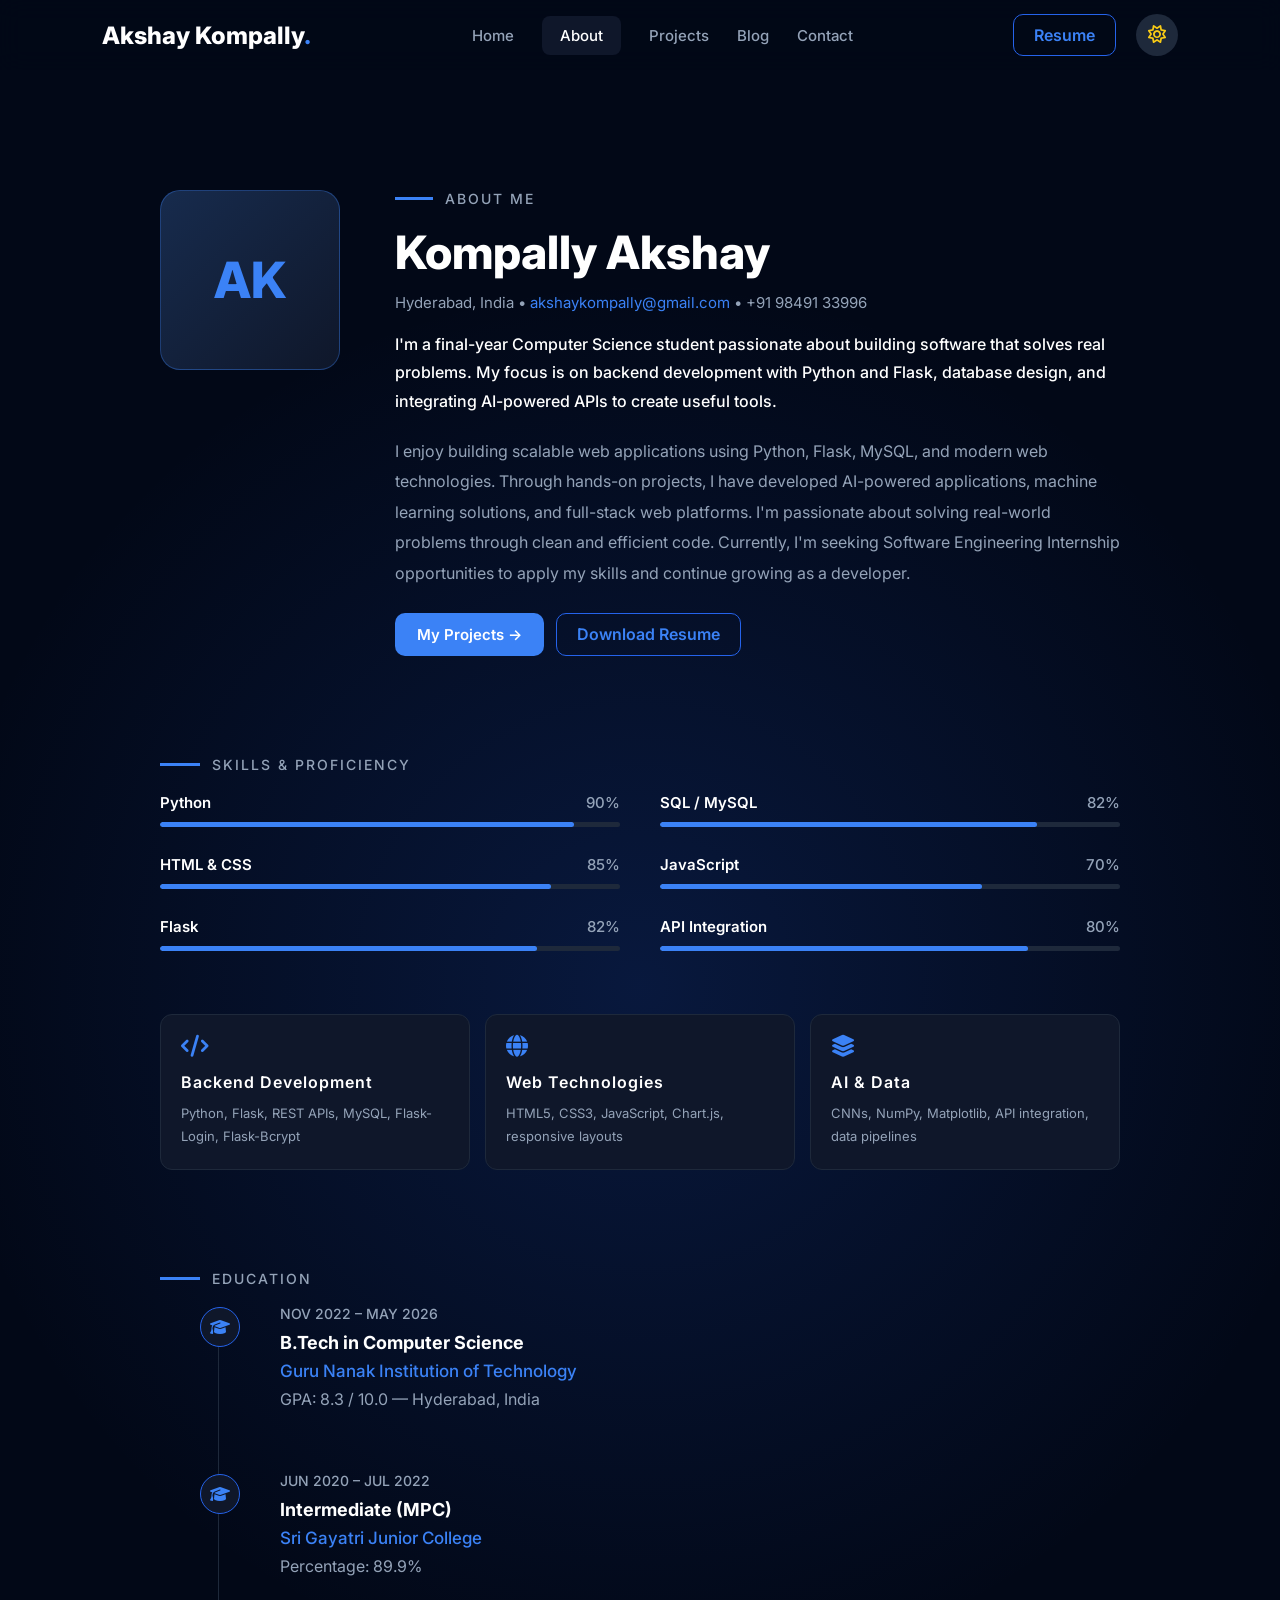
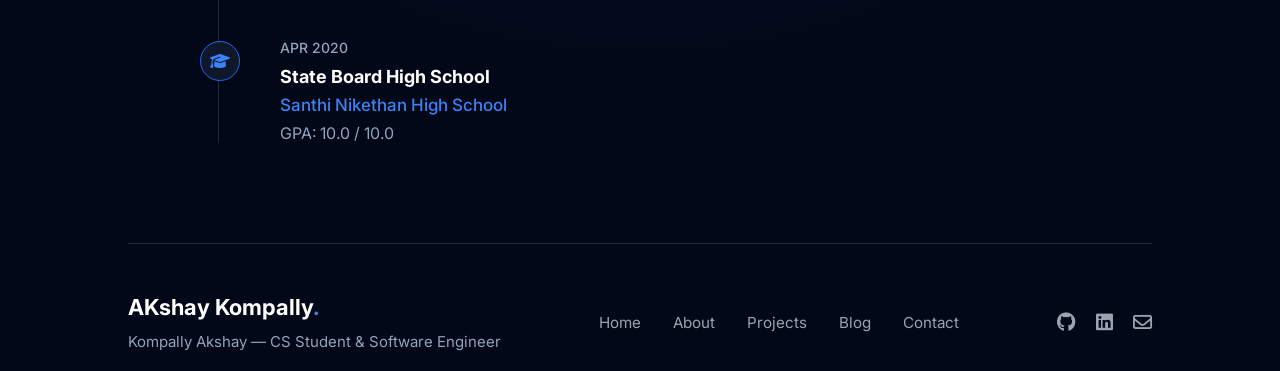
<file: about.html>
<!DOCTYPE html>
<html lang="en">
<head>
<meta charset="UTF-8">
<meta name="viewport" content="width=device-width, initial-scale=1.0">
<title>Akshay Portfolio</title>

<link rel="preconnect" href="https://fonts.googleapis.com">
<link href="https://fonts.googleapis.com/css2?family=Inter:wght@300;400;500;600;700;800&display=swap" rel="stylesheet">

<link rel="stylesheet" href="style.css">

<link rel="stylesheet" href="https://cdnjs.cloudflare.com/ajax/libs/font-awesome/6.5.1/css/all.min.css">


</head>
<body>

<header class="navbar">
    <div class="logo">Akshay Kompally<span>.</span></div> 

    <nav>
        <ul>
            <li><a href="index.html">Home</a></li>
            <li><a class="active" href="about.html">About</a></li>
            <li><a href="projects.html">Projects</a></li>
            <li><a href="blog.html">Blog</a></li>
            <li><a href="contact.html">Contact</a></li>
        </ul>
    </nav>

    <div class="right-side">
        <a href="assets/Kompally_Akshay_Resume.pdf" target="_blank" class="resume-btn">Resume</a>
        <i class="fa-regular fa-sun" id="theme-toggle"></i>
    </div>
</header>
<br><br><br><br><br>

<section class="about-page">

    <div class="about-container">

        <div class="about-card">
            <h1>AK</h1>
        </div>

        <div class="about-content">

            <div class="about-title">
                <span class="line"></span>
                <h2>ABOUT ME</h2>
            </div>

            <h1 class="about-name">Kompally Akshay</h1>

            <div class="about-info">
                Hyderabad, India •
                <a href="#">akshaykompally@gmail.com</a>
                • +91 98491 33996
            </div>

            <p class="about-highlight">
                I'm a final-year Computer Science student passionate about building software that solves real problems.
                My focus is on backend development with Python and Flask, database design, and integrating AI-powered APIs to create useful tools.
            </p>

            <p class="about-description">
               I enjoy building scalable web applications using Python, Flask, MySQL, and modern web technologies. Through hands-on projects, 
               I have developed AI-powered applications, machine learning solutions, and full-stack web platforms. I'm passionate about solving real-world problems through clean and efficient code. Currently,
               I'm seeking Software Engineering Internship opportunities to apply my skills and continue growing as a developer.
            </p>

            <div class="about-buttons">
                <a href="projects.html" class="primary-btn">
                    My Projects →
                </a>

                <a href="assets/Kompally_Akshay_Resume.pdf" target="_blank" class="resume-btn">
                    Download Resume
                </a>
            </div>

        </div>

    </div>

</section>

<section class="skills-proficiency">

    <div class="section-title">
        <span class="line"></span>
        <h2>SKILLS & PROFICIENCY</h2>
    </div>

    <div class="skills-grid">

        <!-- Left Column -->

        <div class="skill-column">

            <div class="skill">
                <div class="skill-header">
                    <span>Python</span>
                    <span>90%</span>
                </div>

                <div class="progress-bar">
                    <div class="progress python"></div>
                </div>
            </div>

            <div class="skill">
                <div class="skill-header">
                    <span>HTML & CSS</span>
                    <span>85%</span>
                </div>

                <div class="progress-bar">
                    <div class="progress html"></div>
                </div>
            </div>

            <div class="skill">
                <div class="skill-header">
                    <span>Flask</span>
                    <span>82%</span>
                </div>

                <div class="progress-bar">
                    <div class="progress flask"></div>
                </div>
            </div>

        </div>

        <!-- Right Column -->

        <div class="skill-column">

            <div class="skill">
                <div class="skill-header">
                    <span>SQL / MySQL</span>
                    <span>82%</span>
                </div>

                <div class="progress-bar">
                    <div class="progress sql"></div>
                </div>
            </div>

            <div class="skill">
                <div class="skill-header">
                    <span>JavaScript</span>
                    <span>70%</span>
                </div>

                <div class="progress-bar">
                    <div class="progress js"></div>
                </div>
            </div>

            <div class="skill">
                <div class="skill-header">
                    <span>API Integration</span>
                    <span>80%</span>
                </div>

                <div class="progress-bar">
                    <div class="progress api"></div>
                </div>
            </div>

        </div>

    </div>

    <!-- Cards -->

    <div class="skill-cards">

        <div class="skill-card">

            <i class="fa-solid fa-code"></i>

            <h3>Backend Development</h3>

            <p>
                Python, Flask, REST APIs,
                MySQL, Flask-Login,
                Flask-Bcrypt
            </p>

        </div>

        <div class="skill-card">

            <i class="fa-solid fa-globe"></i>

            <h3>Web Technologies</h3>

            <p>
                HTML5, CSS3, JavaScript,
                Chart.js, responsive layouts
            </p>

        </div>

        <div class="skill-card">

            <i class="fa-solid fa-layer-group"></i>

            <h3>AI & Data</h3>

            <p>
                CNNs, NumPy, Matplotlib,
                API integration,
                data pipelines
            </p>

        </div>

    </div>

</section>


<section class="education-section">

    <div class="section-title">
        <span class="line"></span>
        <h2>EDUCATION</h2>
    </div>

    <div class="timeline">

        <!-- Item 1 -->

        <div class="timeline-item">

            <div class="timeline-icon">
                <i class="fa-solid fa-graduation-cap"></i>
            </div>

            <div class="timeline-content">

                <span class="timeline-date">
                    NOV 2022 – MAY 2026
                </span>

                <h3>B.Tech in Computer Science</h3>

                <h4>Guru Nanak Institution of Technology</h4>

                <p>
                    GPA: 8.3 / 10.0 — Hyderabad, India
                </p>

            </div>

        </div>

        <!-- Item 2 -->

        <div class="timeline-item">

            <div class="timeline-icon">
                <i class="fa-solid fa-graduation-cap"></i>
            </div>

            <div class="timeline-content">

                <span class="timeline-date">
                    JUN 2020 – JUL 2022
                </span>

                <h3>Intermediate (MPC)</h3>

                <h4>Sri Gayatri Junior College</h4>

                <p>
                    Percentage: 89.9%
                </p>

            </div>

        </div>

        <!-- Item 3 -->

        <div class="timeline-item">

            <div class="timeline-icon">
                <i class="fa-solid fa-graduation-cap"></i>
            </div>

            <div class="timeline-content">

                <span class="timeline-date">
                    APR 2020
                </span>

                <h3>State Board High School</h3>

                <h4>Santhi Nikethan High School</h4>

                <p>
                    GPA: 10.0 / 10.0
                </p>

            </div>

        </div>

    </div>

</section>



<footer class="footer">

    <div class="footer-content">

        <div class="footer-left">
            <h2>AKshay Kompally<span>.</span></h2>
            <p>Kompally Akshay — CS Student & Software Engineer</p>
        </div>

        <div class="footer-center">
            <a href="index.html">Home</a>
            <a href="about.html">About</a>
            <a href="projects.html">Projects</a>
            <a href="blog.html">Blog</a>
            <a href="contact.html">Contact</a>
        </div>

        <div class="footer-right">
            <a href="https://github.com/Akshaykompally" target="_blank">
                <i class="fa-brands fa-github"></i>
            </a>
            <a href="https://www.linkedin.com/in/kompallyakshay/" target="_blank">
                <i class="fa-brands fa-linkedin"></i>
            </a>
            <a href="mailto:akshay.kompally@gmail.com">
                <i class="fa-regular fa-envelope"></i>
            </a>
        </div>

    </div>

</footer>

<script src="script.js"></script>

</body>
</file>
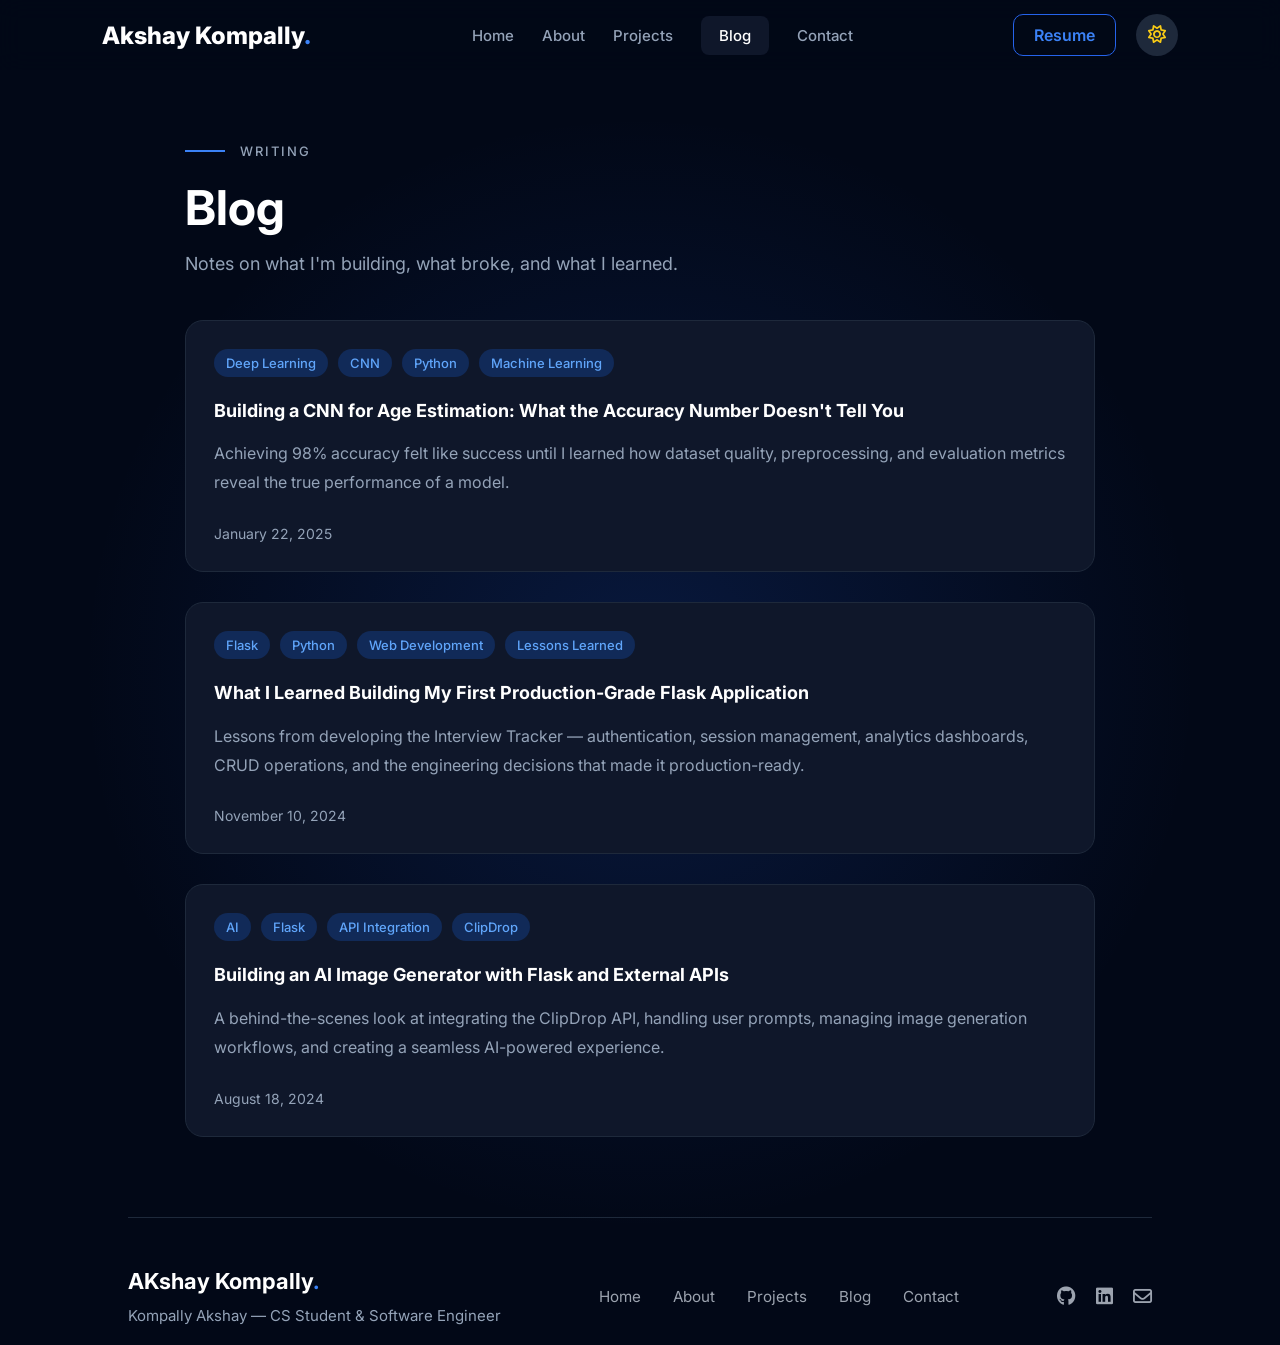
<file: blog.html>
<!DOCTYPE html>
<html lang="en">
<head>
<meta charset="UTF-8">
<meta name="viewport" content="width=device-width, initial-scale=1.0">
<title>Akshay Portfolio</title>

<link rel="preconnect" href="https://fonts.googleapis.com">
<link href="https://fonts.googleapis.com/css2?family=Inter:wght@300;400;500;600;700;800&display=swap" rel="stylesheet">

<link rel="stylesheet" href="style.css">

<link rel="stylesheet" href="https://cdnjs.cloudflare.com/ajax/libs/font-awesome/6.5.1/css/all.min.css">


</head>
<body>

<header class="navbar">
    <div class="logo">Akshay Kompally<span>.</span></div> 

    <nav>
        <ul>
            <li><a href="index.html">Home</a></li>
            <li><a href="about.html">About</a></li>
            <li><a href="projects.html">Projects</a></li>
            <li><a class="active" href="blog.html">Blog</a></li>
            <li><a href="contact.html">Contact</a></li>
        </ul>
    </nav>

    <div class="right-side">
        <a href="assets/Kompally_Akshay_Resume.pdf" target="_blank" class="resume-btn">Resume</a>
        <i class="fa-regular fa-sun" id="theme-toggle"></i>
    </div>
</header>



<section class="blog-section">
    
    <div class="heading">
       
        <span class="category">WRITING</span>
        <h1 class="blog-title">Blog</h1>
        <p>
            Notes on what I'm building, what broke, and what I learned.
        </p>
    </div>

    <!-- BLOG 1 -->
    <div class="blog-card">
        <div class="tags">
            <span>Deep Learning</span>
            <span>CNN</span>
            <span>Python</span>
            <span>Machine Learning</span>
        </div>

        <h2>
            Building a CNN for Age Estimation: What the Accuracy Number Doesn't Tell You
        </h2>

        <p class="description">
            Achieving 98% accuracy felt like success until I learned how dataset quality,
            preprocessing, and evaluation metrics reveal the true performance of a model.
        </p>

        <span class="date">January 22, 2025</span>
    </div>

    <!-- BLOG 2 -->
    <div class="blog-card">
        <div class="tags">
            <span>Flask</span>
            <span>Python</span>
            <span>Web Development</span>
            <span>Lessons Learned</span>
        </div>

        <h2>
            What I Learned Building My First Production-Grade Flask Application
        </h2>

        <p class="description">
            Lessons from developing the Interview Tracker — authentication,
            session management, analytics dashboards, CRUD operations,
            and the engineering decisions that made it production-ready.
        </p>

        <span class="date">November 10, 2024</span>
    </div>

    <!-- BLOG 3 -->
    <div class="blog-card">
        <div class="tags">
            <span>AI</span>
            <span>Flask</span>
            <span>API Integration</span>
            <span>ClipDrop</span>
        </div>

        <h2>
            Building an AI Image Generator with Flask and External APIs
        </h2>

        <p class="description">
            A behind-the-scenes look at integrating the ClipDrop API,
            handling user prompts, managing image generation workflows,
            and creating a seamless AI-powered experience.
        </p>

        <span class="date">August 18, 2024</span>
    </div>

</section>



<footer class="footer">

    <div class="footer-content">

        <div class="footer-left">
            <h2>AKshay Kompally<span>.</span></h2>
            <p>Kompally Akshay — CS Student & Software Engineer</p>
        </div>

        <div class="footer-center">
            <a href="index.html">Home</a>
            <a href="about.html">About</a>
            <a href="projects.html">Projects</a>
            <a href="blog.html">Blog</a>
            <a href="contact.html">Contact</a>
        </div>

        <div class="footer-right">
            <a href="https://github.com/Akshaykompally" target="_blank">
                <i class="fa-brands fa-github"></i>
            </a>
            <a href="https://www.linkedin.com/in/kompallyakshay/" target="_blank">
                <i class="fa-brands fa-linkedin"></i>
            </a>
            <a href="mailto:akshay.kompally@gmail.com">
                <i class="fa-regular fa-envelope"></i>
            </a>
        </div>

    </div>

</footer>

<script src="script.js">


</script>



</body>
</file>
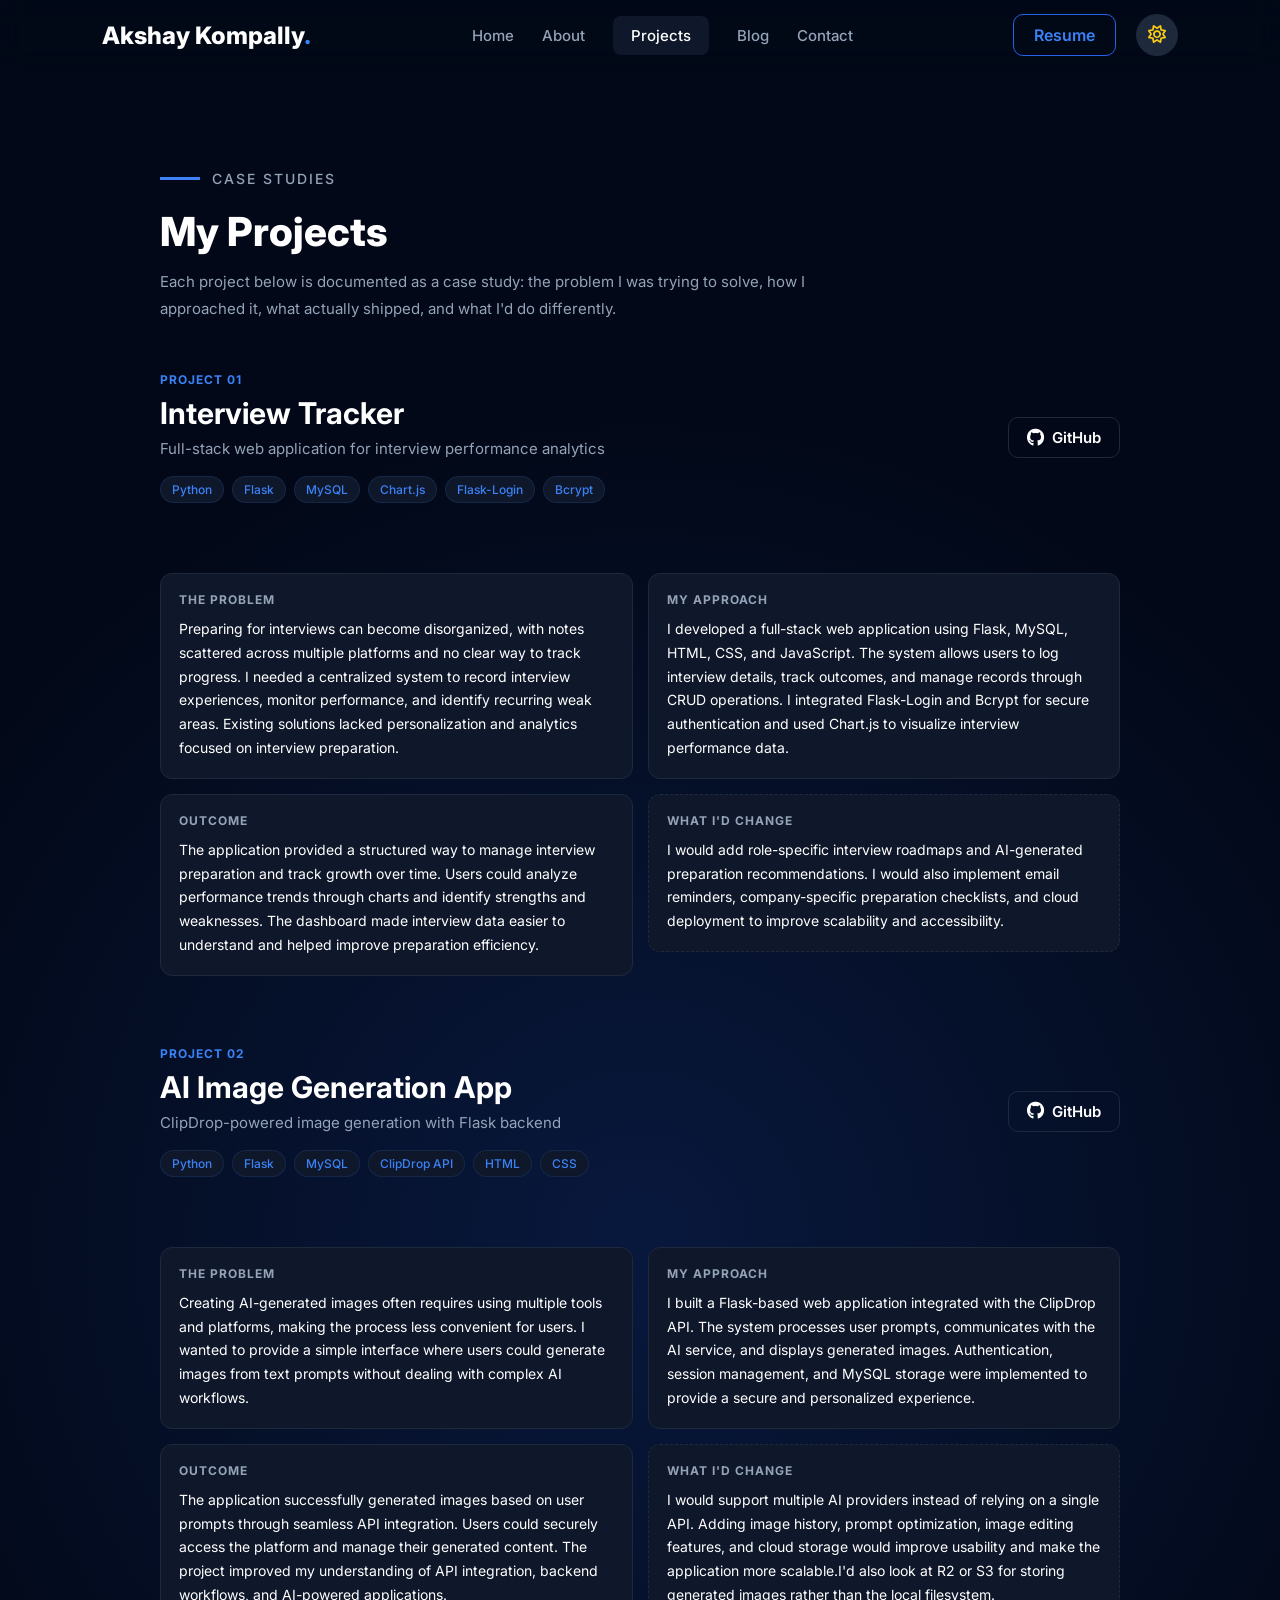
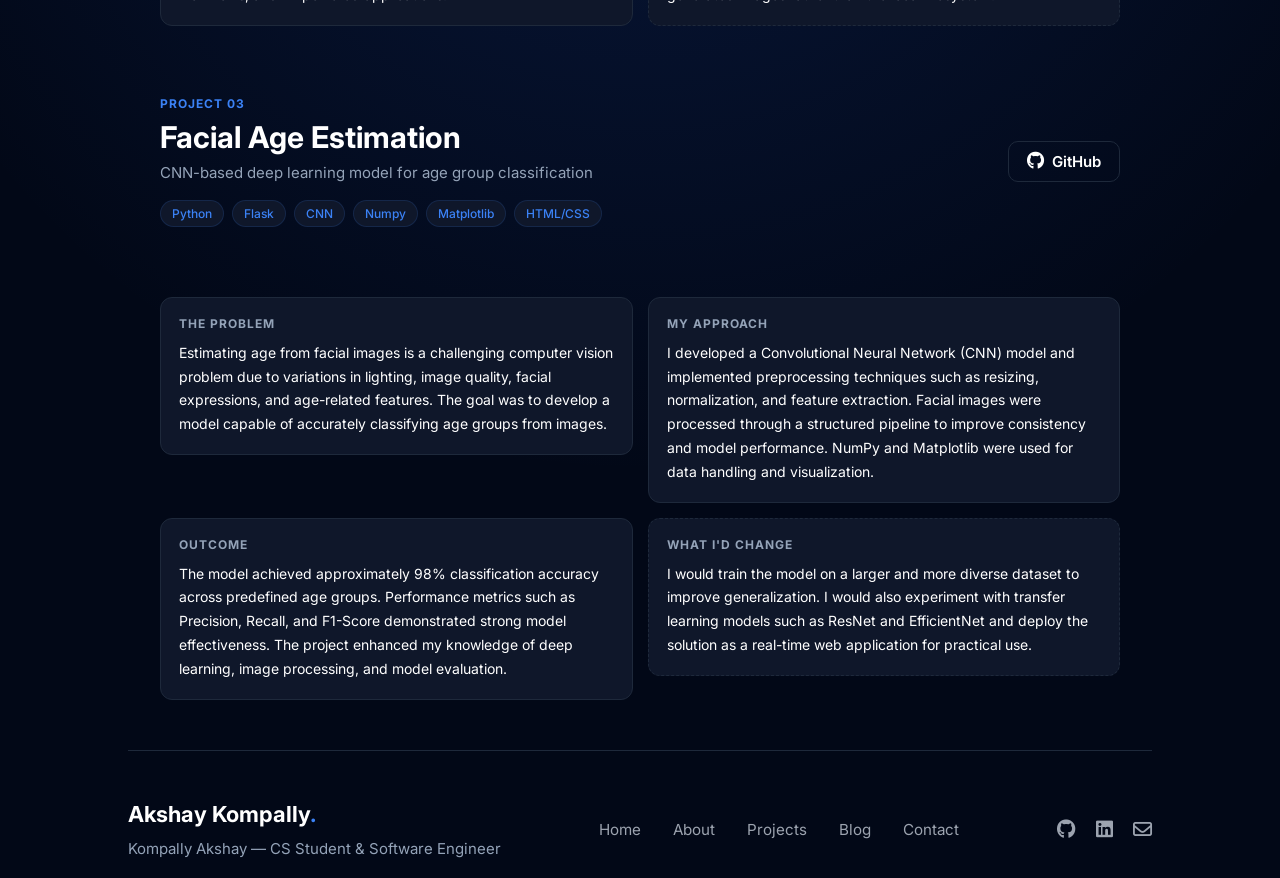
<file: projects.html>
<!DOCTYPE html>
<html lang="en">
<head>
<meta charset="UTF-8">
<meta name="viewport" content="width=device-width, initial-scale=1.0">
<title>Akshay Portfolio</title>

<link rel="preconnect" href="https://fonts.googleapis.com">
<link href="https://fonts.googleapis.com/css2?family=Inter:wght@300;400;500;600;700;800&display=swap" rel="stylesheet">

<link rel="stylesheet" href="style.css">

<link rel="stylesheet" href="https://cdnjs.cloudflare.com/ajax/libs/font-awesome/6.5.1/css/all.min.css">


</head>
<body>

<header class="navbar">
    <div class="logo">Akshay Kompally<span>.</span></div> 

    <nav>
        <ul>
            <li><a href="index.html">Home</a></li>
            <li><a href="about.html">About</a></li>
            <li><a class="active"href="projects.html">Projects</a></li>
            <li><a href="blog.html">Blog</a></li>
            <li><a href="contact.html">Contact</a></li>
        </ul>
    </nav>

    <div class="right-side">
        <a href="assets/Kompally_Akshay_Resume.pdf" target="_blank" class="resume-btn">Resume</a>
        <i class="fa-regular fa-sun" id="theme-toggle"></i>
    </div>
</header>

<br><br><br><br><br>

<section class="projects-case-study">

    <div class="section-title">
        <span class="line"></span>
        <h2>CASE STUDIES</h2>
    </div>

    <h1 class="project-heading">
        My Projects
    </h1>

    <p class="project-intro">
        Each project below is documented as a case study:
        the problem I was trying to solve, how I approached it,
        what actually shipped, and what I'd do differently.
    </p>

    <!-- Project Card -->

    <div class="project-row">

        <div class="project-content">

            <span class="project-number">
                PROJECT 01
            </span>

            <h2>
                Interview Tracker
            </h2>

            <p>
                Full-stack web application for interview
                performance analytics
            </p>

            <div class="project-tags">

                <span>Python</span>
                <span>Flask</span>
                <span>MySQL</span>
                <span>Chart.js</span>
                <span>Flask-Login</span>
                <span>Bcrypt</span>

            </div>

        </div>

        <a href="https://github.com/Akshaykompally/Interview-Tracker" target="_blank" class="github-btn">
            <i class="fa-brands fa-github"></i>
            GitHub
        </a>

    </div>

</section>



<section class="case-study-grid">

    <div class="case-card">
        <h3>THE PROBLEM</h3>

        <p>
            Preparing for interviews can become disorganized, with notes scattered across multiple platforms and no clear way to track progress.
            I needed a centralized system to record interview experiences, monitor performance, and identify recurring weak areas. Existing solutions 
            lacked personalization and analytics focused on interview preparation.
        </p>
    </div>

    <div class="case-card">
        <h3>MY APPROACH</h3>

        <p>
            I developed a full-stack web application using Flask, MySQL, HTML, CSS, and JavaScript. The system allows users to log interview details, track outcomes, 
            and manage records through CRUD operations. I integrated Flask-Login and Bcrypt for secure authentication and used Chart.js to visualize interview performance data.
        </p>
    </div>

    <div class="case-card">
        <h3>OUTCOME</h3>

        <p>
            The application provided a structured way to manage interview preparation and track growth over time. Users could analyze performance trends through charts and identify strengths and weaknesses. 
            The dashboard made interview data easier to understand and helped improve preparation efficiency.
        </p>
    </div>

    <div class="case-card">
        <h3>WHAT I'D CHANGE</h3>

        <p>
            I would add role-specific interview roadmaps and AI-generated preparation recommendations. I would also implement email reminders, company-specific preparation checklists,
            and cloud deployment to improve scalability and accessibility.
        </p>
    </div>

</section>




<section class="projects-case-study">

    <!-- <div class="section-title">
        <span class="line"></span>
        <h2>CASE STUDIES</h2>
    </div>

    <h1 class="project-heading">
        My Projects
    </h1>

    <p class="project-intro">
        Each project below is documented as a case study:
        the problem I was trying to solve, how I approached it,
        what actually shipped, and what I'd do differently.
    </p> -->

    <!-- Project Card -->

    <div class="project-row">

        <div class="project-content">

            <span class="project-number">
                PROJECT 02
            </span>

            <h2>
                AI Image Generation App
            </h2>

            <p>
                ClipDrop-powered image generation with Flask backend

            </p>

            <div class="project-tags">

                <span>Python</span>
                <span>Flask</span>
                <span>MySQL</span>
                <span>ClipDrop API</span>
                <span>HTML</span>
                <span>CSS</span>

            </div>

        </div>

        <a href="https://github.com/Akshaykompally/Test-2-Image-Generator" target="_blank" class="github-btn">
            <i class="fa-brands fa-github"></i>
            GitHub
        </a>

    </div>

</section>



<section class="case-study-grid">

    <div class="case-card">
        <h3>THE PROBLEM</h3>

        <p>
            Creating AI-generated images often requires using multiple tools and platforms, 
            making the process less convenient for users. I wanted to provide a simple interface where users could generate images from text prompts
            without dealing with complex AI workflows.
        </p>
    </div>

    <div class="case-card">
        <h3>MY APPROACH</h3>

        <p>
            I built a Flask-based web application integrated with the ClipDrop API. The system processes user prompts, communicates with the AI service, 
            and displays generated images. Authentication, session management, and MySQL storage were implemented to provide a secure and personalized experience.
        </p>
    </div>

    <div class="case-card">
        <h3>OUTCOME</h3>

        <p>
            The application successfully generated images based on user prompts through seamless API integration. Users could securely access the platform and manage their
            generated content. The project improved my understanding of API integration, backend workflows, and AI-powered applications.
        </p>
    </div>

    <div class="case-card">
        <h3>WHAT I'D CHANGE</h3>

        <p>
            I would support multiple AI providers instead of relying on a single API. Adding image history, prompt optimization, image editing features,
            and cloud storage would improve usability and make the application more scalable.I'd also look at R2 or S3 for storing generated images rather than the local filesystem.


        </p>
    </div>

</section>





<section class="projects-case-study">

    <!-- <div class="section-title">
        <span class="line"></span>
        <h2>CASE STUDIES</h2>
    </div>

    <h1 class="project-heading">
        My Projects
    </h1>

    <p class="project-intro">
        Each project below is documented as a case study:
        the problem I was trying to solve, how I approached it,
        what actually shipped, and what I'd do differently.
    </p> -->

    <!-- Project Card -->

    <div class="project-row">

        <div class="project-content">

            <span class="project-number">
                PROJECT 03
            </span>

            <h2>
                Facial Age Estimation
            </h2>

            <p>
               CNN-based deep learning model for age group classification
            </p>

            <div class="project-tags">

                <span>Python</span>
                <span>Flask</span>
                <span>CNN</span>
                <span>Numpy</span>
                <span>Matplotlib</span>
                <span>HTML/CSS</span>

            </div>

        </div>

        <a href="https://github.com/Akshaykompally"class="github-btn">
            <i class="fa-brands fa-github"></i>
            GitHub
        </a>

    </div>

</section>



<section class="case-study-grid">

    <div class="case-card">
        <h3>THE PROBLEM</h3>

        <p>
        Estimating age from facial images is a challenging computer vision problem due to variations
        in lighting, image quality, facial expressions, and age-related features. The goal was to develop 
        a model capable of accurately classifying age groups from images.
        </p>
    </div>

    <div class="case-card">
        <h3>MY APPROACH</h3>

        <p>
           I developed a Convolutional Neural Network (CNN) model and implemented preprocessing 
           techniques such as resizing, normalization, and feature extraction. Facial images were processed through 
           a structured pipeline to improve consistency and model performance. NumPy and Matplotlib were used for data handling and visualization.
        </p>
    </div>

    <div class="case-card">
        <h3>OUTCOME</h3>

        <p>
            The model achieved approximately 98% classification accuracy across predefined age groups. 
            Performance metrics such as Precision, Recall, and F1-Score demonstrated strong model effectiveness. 
            The project enhanced my knowledge of deep learning, image processing, and model evaluation.
        </p>
    </div>

    <div class="case-card">
        <h3>WHAT I'D CHANGE</h3>

        <p>
            I would train the model on a larger and more diverse dataset to improve generalization. 
            I would also experiment with transfer learning models such as ResNet and EfficientNet and 
            deploy the solution as a real-time web application for practical use.
        </p>
    </div>

</section>


<footer class="footer">

    <div class="footer-content">

        <div class="footer-left">
            <h2>Akshay Kompally<span>.</span></h2>
            <p>Kompally Akshay — CS Student & Software Engineer</p>
        </div>

        <div class="footer-center">
            <a href="index.html">Home</a>
            <a href="about.html">About</a>
            <a href="projects.html">Projects</a>
            <a href="blog.html">Blog</a>
            <a href="contact.html">Contact</a>
        </div>

        <div class="footer-right">
            <a href="https://github.com/Akshaykompally" target="_blank">
                <i class="fa-brands fa-github"></i>
            </a>
            <a href="https://www.linkedin.com/in/kompallyakshay/" target="_blank">
                <i class="fa-brands fa-linkedin"></i>
            </a>
            <a href="mailto:akshay.kompally@gmail.com">
                <i class="fa-regular fa-envelope"></i>
            </a>
        </div>

    </div>

</footer>

<script src="script.js"></script>
</body>
</file>
<file: style.css>
*{
    margin:0;
    padding:0;
    box-sizing:border-box;
    font-family:'Inter',sans-serif;
    scroll-behavior:smooth;
}

body{
    min-height:100vh;
    color:#fff;
    overflow-x:hidden;

    background:
    radial-gradient(circle at center,
    rgba(37,99,235,0.18),
    transparent 60%),
    #020817;
}

/* ==========================
   NAVBAR
========================== */

.navbar{
    width:100%;
    height:70px;
    display:flex;
    align-items:center;
    justify-content:space-between;
    padding:0 8%;
    position:fixed;
    top:0;
    left:0;
    z-index:1000;

    backdrop-filter:blur(12px);
    background:rgba(2,8,23,0.75);
}

.logo{
    font-size:24px;
    font-weight:800;
    color:#fff;
}

.logo span{
    color:#3b82f6;
}

.navbar ul{
    list-style:none;
    display:flex;
    gap:28px;
}

.navbar ul li a{
    text-decoration:none;
    color:#94a3b8;
    font-size:15px;
    font-weight:500;
    transition:0.3s;
}

.navbar ul li a:hover{
    color:#fff;
}

.navbar ul li a.active{
    color:#fff;
    background:#0f172a;
    padding:10px 18px;
    border-radius:8px;
}

.right-side{
    display:flex;
    align-items:center;
    gap:20px;
}

.resume-btn{
    background: transparent;
    color: #3b82f6;
    border: 1px solid #2563eb;
    padding: 10px 20px;
    border-radius: 10px;
    cursor: pointer;
    font-weight: 600;
    transition: all 0.3s ease;

    /* For anchor tag */
    text-decoration: none;
    display: inline-block;
}
.resume-btn:hover{
    background:#2563eb;
    color:#fff;
}

.right-side i{
    font-size:18px;
    color:#cbd5e1;
    cursor:pointer;
}

/* ==========================
   HERO SECTION
========================== */

.hero{
    max-width:650px;
    margin-left:28%;
    padding-top:160px;
}

.badge{
    display:inline-flex;
    align-items:center;
    gap:10px;

    background:#07152d;
    border:1px solid rgba(59,130,246,.25);

    color:#60a5fa;
    padding:10px 18px;
    border-radius:999px;

    font-size:14px;
    font-weight:500;

    margin-bottom:28px;
}

.dot{
    width:8px;
    height:8px;
    border-radius:50%;
    background:#3b82f6;
}

/* ==========================
   HEADING
========================== */

.hero h1{
    font-size:64px;
    line-height:1.05;
    font-weight:800;
    letter-spacing:-2px;
}

.hero h1 span{
    color:#3b82f6;
}

/* ==========================
   PARAGRAPH
========================== */

.hero p{
    margin-top:24px;
    color:#94a3b8;
    font-size:18px;
    line-height:1.8;
    max-width:620px;
}

/* ==========================
   BUTTONS
========================== */

.buttons{
    display:flex;
    gap:15px;
    margin-top:32px;
}

.primary-btn{
    text-decoration:none;
    background:#3b82f6;
    color:#fff;

    padding:14px 28px;
    border-radius:10px;

    font-size:16px;
    font-weight:600;

    transition:0.3s;
}

.primary-btn:hover{
    transform:translateY(-2px);
}

.primary-btn i{
    margin-left:8px;
}

.secondary-btn{
    text-decoration:none;
    color:#fff;

    border:1px solid #334155;
    padding:14px 28px;
    border-radius:10px;

    font-size:16px;
    font-weight:600;

    transition:0.3s;
}

.secondary-btn:hover{
    background:#0f172a;
}

/* ==========================
   SOCIALS
========================== */

.socials{
    display:flex;
    gap:22px;
    margin-top:35px;
}

.socials a{
    color:#94a3b8;
    font-size:22px;
    transition:0.3s;
}

.socials a:hover{
    color:#3b82f6;
    transform:translateY(-2px);
}

/* ==========================
   RESPONSIVE
========================== */

@media(max-width:1200px){

    .hero{
        margin-left:12%;
    }

    .hero h1{
        font-size:56px;
    }
}

@media(max-width:992px){

    .hero{
        margin-left:8%;
        padding-top:140px;
    }

    .hero h1{
        font-size:48px;
    }

    .hero p{
        font-size:16px;
    }
}

@media(max-width:768px){

    .navbar{
        padding:0 5%;
    }

    nav{
        display:none;
    }

    .hero{
        margin:0;
        padding:120px 5%;
    }

    .hero h1{
        font-size:42px;
    }

    .hero p{
        font-size:15px;
        line-height:1.7;
    }

    .buttons{
        flex-direction:column;
        width:100%;
    }

    .primary-btn,
    .secondary-btn{
        text-align:center;
    }
}

@media(max-width:480px){

    .hero h1{
        font-size:34px;
    }

    .badge{
        font-size:12px;
        padding:8px 15px;
    }

    .hero p{
        font-size:14px;
    }

    .socials a{
        font-size:20px;
    }
}


/* Light Mode */

body.light-mode{
    background:#ffffff;
    color:#0f172a;
}

body.light-mode .navbar{
    background:rgba(255,255,255,0.9);
    border-bottom:1px solid #e2e8f0;
}

body.light-mode .logo{
    color:#0f172a;
}

body.light-mode .navbar ul li a{
    color:#475569;
}

body.light-mode .navbar ul li a:hover{
    color:#2563eb;
}

body.light-mode .navbar ul li a.active{
    background:#dbeafe;
    color:#2563eb;
}

body.light-mode .hero p{
    color:#475569;
}

body.light-mode .badge{
    background:#eff6ff;
    border:1px solid #bfdbfe;
    color:#2563eb;
}

body.light-mode .secondary-btn{
    color:#0f172a;
    border:1px solid #cbd5e1;
}

body.light-mode .secondary-btn:hover{
    background:#f1f5f9;
}

body.light-mode .socials a{
    color:#475569;
}

body.light-mode .socials a:hover{
    color:#2563eb;
}

body.light-mode .right-side i{
    color:#0f172a;
}


/* ==========================
   SKILLS SECTION
========================== */

.skills-section{
    width:80%;
    margin:120px auto;
}

.section-title{
    display:flex;
    align-items:center;
    gap:14px;
    margin-bottom:45px;
}

.line{
    width:42px;
    height:3px;
    background:#3b82f6;
}

.section-title h2{
    font-size:16px;
    font-weight:500;
    letter-spacing:2px;
    color:#94a3b8;
}

/* ==========================
   GRID
========================== */

.skills-grid{
    display:grid;
    grid-template-columns:repeat(4,1fr);
    gap:30px;
}

/* ==========================
   CARD
========================== */

.skill-card{
    background:#0f172a;
    border:1px solid #1e293b;
    border-radius:12px;

    padding:24px;
    min-height:140px;

    transition:0.3s ease;
}

.skill-card:hover{
    transform:translateY(-5px);
    border-color:#2563eb;
    box-shadow:0 10px 25px rgba(37,99,235,0.15);
}

.skill-card h3{
    color:#3b82f6;
    font-size:13px;
    font-weight:600;
    letter-spacing:1px;
    margin-bottom:18px;
}

/* ==========================
   TAGS
========================== */

.tags{
    display:flex;
    flex-wrap:wrap;
    gap:8px;
}

.tags span{
    background:#1e293b;
    color:#f8fafc;

    font-size:11px;
    font-weight:500;

    padding:6px 12px;
    border-radius:8px;

    transition:0.3s;
}

.tags span:hover{
    background:#2563eb;
}

/* ==========================
   RESPONSIVE
========================== */

@media(max-width:1200px){

    .skills-grid{
        grid-template-columns:repeat(2,1fr);
    }
}

@media(max-width:768px){

    .skills-section{
        width:90%;
    }

    .skills-grid{
        grid-template-columns:1fr;
    }

    .skill-card{
        min-height:auto;
    }
}


.skills-section{
    width:80%;
    margin:120px auto;
}

.skill-card{
    background:#0f172a;
    border:1px solid #1e293b;
    border-radius:12px;
    padding:24px;
}

.skill-card h3{
    color:#3b82f6;
}

.tags span{
    background:#1e293b;
    color:#f8fafc;
}

/* ==========================
   LIGHT MODE SKILLS
========================== */

body.light-mode .section-title h2{
    color:#475569;
}

body.light-mode .skill-card{
    background:#ffffff;
    border:1px solid #dbeafe;
    box-shadow:0 4px 15px rgba(0,0,0,0.05);
}

body.light-mode .skill-card h3{
    color:#2563eb;
}

body.light-mode .tags span{
    background:#eff6ff;
    color:#1e293b;
}

body.light-mode .tags span:hover{
    background:#2563eb;
    color:white;
}

body.light-mode .line{
    background:#2563eb;
}

/* =======================
   PROJECT SECTION
======================= */

.projects-section{
    width:80%;
    margin:120px auto;
}

.projects-header{
    display:flex;
    justify-content:space-between;
    align-items:center;
    margin-bottom:40px;
}

.section-title{
    display:flex;
    align-items:center;
    gap:14px;
}

.line{
    width:40px;
    height:3px;
    background:#3b82f6;
}

.section-title h2{
    font-size:16px;
    letter-spacing:2px;
    color:#94a3b8;
    font-weight:500;
}

.all-projects{
    color:#3b82f6;
    text-decoration:none;
    font-size:16px;
    font-weight:500;
}

/* =======================
   GRID
======================= */

.projects-grid{
    display:grid;
    grid-template-columns:repeat(3,1fr);
    gap:30px;
}

/* =======================
   CARD
======================= */

.project-card{
    background:#0f172a;
    border:1px solid #1e293b;
    border-radius:14px;
    padding:30px;
    transition:.3s;
}

.project-card:hover{
    transform:translateY(-5px);
    border-color:#2563eb;
}

.card-top{
    display:flex;
    justify-content:space-between;
    align-items:center;
    margin-bottom:25px;
}

.project-icon{
    width:52px;
    height:52px;
    background:#172554;
    border-radius:12px;

    display:flex;
    justify-content:center;
    align-items:center;

    color:#3b82f6;
    font-size:22px;
}

.external-link{
    color:#94a3b8;
    font-size:22px;
}

.project-card h3{
    font-size:28px;
    color:white;
    margin-bottom:18px;
}

.project-card p{
    color:#94a3b8;
    font-size:18px;
    line-height:1.8;
    margin-bottom:25px;
}

/* =======================
   TAGS
======================= */

.tags{
    display:flex;
    flex-wrap:wrap;
    gap:10px;
}

.tags span{
    background:#1e293b;
    color:#e2e8f0;
    padding:7px 14px;
    border-radius:8px;
    font-size:13px;
}

/* =======================
   LIGHT MODE
======================= */

body.light-mode .project-card{
    background:#ffffff;
    border:1px solid #dbeafe;
}

body.light-mode .project-card h3{
    color:#0f172a;
}

body.light-mode .project-card p{
    color:#475569;
}

body.light-mode .tags span{
    background:#eff6ff;
    color:#1e293b;
}

body.light-mode .project-icon{
    background:#dbeafe;
    color:#2563eb;
}

body.light-mode .section-title h2{
    color:#475569;
}

/* =======================
   MOBILE
======================= */

@media(max-width:1100px){

    .projects-grid{
        grid-template-columns:1fr;
    }

}

@media(max-width:768px){

    .projects-section{
        width:90%;
    }

    .projects-header{
        flex-direction:column;
        align-items:flex-start;
        gap:20px;
    }

    .project-card h3{
        font-size:22px;
    }

    .project-card p{
        font-size:15px;
    }
}

/* Section Title */

.section-title h2{
    font-size:15px;
    letter-spacing:2px;
    font-weight:500;
}

/* All Projects Link */

.all-projects{
    font-size:15px;
    font-weight:500;
}

/* Project Title */

.project-card h3{
    font-size:18px;
    font-weight:600;
    margin-bottom:14px;
}

/* Description */

.project-card p{
    font-size:14px;
    line-height:1.7;
    margin-bottom:20px;
}

/* Tags */

.tags span{
    font-size:11px;
    padding:6px 10px;
}

/* Icons */

.project-icon{
    width:46px;
    height:46px;
    font-size:18px;
}

.external-link{
    font-size:18px;
}

.project-card h3{
    font-size:16px;
}

.project-card p{
    font-size:13px;
}

.tags span{
    font-size:10px;
    padding:5px 9px;
}

.section-title h2{
    font-size:14px;
}.project-card{
    padding:24px;
}

.card-top{
    margin-bottom:20px;
}

/* ==========================
   CTA SECTION
========================== */

.cta-section{
    width:80%;
    margin:120px auto 80px;
}

.cta-box{
    background:linear-gradient(
        90deg,
        #0f1f3c 0%,
        #0b1730 50%,
        #091224 100%
    );

    border:1px solid #1d4ed8;
    border-radius:18px;

    text-align:center;

    padding:70px 40px;
}

.cta-box h2{
    color:white;
    font-size:34px;
    font-weight:700;
    margin-bottom:20px;
}

.cta-box p{
    color:#94a3b8;
    font-size:16px;
    line-height:1.8;
    max-width:700px;
    margin:0 auto 35px;
}

.cta-btn{
    display:inline-flex;
    align-items:center;
    gap:10px;

    background:#3b82f6;
    color:white;

    text-decoration:none;

    padding:15px 30px;
    border-radius:10px;

    font-size:16px;
    font-weight:600;

    transition:.3s;
}

.cta-btn:hover{
    transform:translateY(-3px);
}

.cta-btn span{
    font-size:24px;
}

/* ==========================
   FOOTER
========================== */

.footer{
    width:80%;
    margin:auto;
    border-top:1px solid #1e293b;
    padding:50px 0 20px;
}

.footer-content{
    display:flex;
    justify-content:space-between;
    align-items:center;
}

.footer-left h2{
    color:white;
    font-size:22px;
    margin-bottom:12px;
}

.footer-left span{
    color:#3b82f6;
}

.footer-left p{
    color:#94a3b8;
    font-size:15px;
}

.footer-center{
    display:flex;
    gap:35px;
}

.footer-center a{
    color:#94a3b8;
    text-decoration:none;
    font-size:15px;
    transition:.3s;
}

.footer-center a:hover{
    color:#3b82f6;
}

.footer-right{
    display:flex;
    gap:22px;
}

.footer-right a{
    color:#94a3b8;
    font-size:32px;
    transition:.3s;
}

.footer-right a:hover{
    color:#3b82f6;
}

/* ==========================
   LIGHT MODE
========================== */

body.light-mode .cta-box{
    background:#ffffff;
    border:1px solid #dbeafe;
}

body.light-mode .cta-box h2{
    color:#0f172a;
}

body.light-mode .cta-box p{
    color:#475569;
}

body.light-mode .footer{
    border-top:1px solid #e2e8f0;
}

body.light-mode .footer-left h2{
    color:#0f172a;
}

body.light-mode .footer-left p,
body.light-mode .footer-center a,
body.light-mode .footer-right a{
    color:#475569;
}

body.light-mode .footer-center a:hover,
body.light-mode .footer-right a:hover{
    color:#2563eb;
}

/* ==========================
   MOBILE
========================== */

@media(max-width:768px){

    .cta-section,
    .footer{
        width:90%;
    }

    .cta-box{
        padding:50px 25px;
    }

    .cta-box h2{
        font-size:28px;
    }

    .footer-content{
        flex-direction:column;
        gap:30px;
        text-align:center;
    }

    .footer-center{
        flex-wrap:wrap;
        justify-content:center;
        gap:20px;
    }
}

html{
    scroll-behavior:smooth;
}

body.light-mode .skill-card,
body.light-mode .project-card,
body.light-mode .cta-box{

    background:#ffffff;
    border:1px solid #94a3b8;

    box-shadow:
    0 1px 3px rgba(0,0,0,0.08),
    0 8px 24px rgba(0,0,0,0.05);
}

body.light-mode .skill-card:hover,
body.light-mode .project-card:hover{

    border-color:#2563eb;

    box-shadow:
    0 4px 12px rgba(37,99,235,0.15),
    0 12px 30px rgba(37,99,235,0.08);

    transform:translateY(-4px);
}


/* ==========================
   ABOUT SECTION
========================== */

.about-page{
    width:75%;
    margin:90px auto 100px;
}

.about-container{
    display:flex;
    align-items:flex-start;
    gap:55px;
}

/* LEFT CARD */

.about-card{
    width:180px;
    height:180px;

    display:flex;
    justify-content:center;
    align-items:center;

    border-radius:20px;

    background:linear-gradient(
        135deg,
        #172b4d,
        #0f172a
    );

    border:1px solid rgba(59,130,246,.35);

    flex-shrink:0;
}

.about-card h1{
    font-size:50px;
    font-weight:800;
    color:#3b82f6;
}

/* RIGHT CONTENT */

.about-content{
    flex:1;
    max-width:800px;
}

/* TITLE */

.about-title{
    display:flex;
    align-items:center;
    gap:12px;
    margin-bottom:20px;
}

.about-title .line{
    width:38px;
    height:3px;
    background:#3b82f6;
}

.about-title h2{
    color:#94a3b8;
    font-size:14px;
    font-weight:500;
    letter-spacing:2px;
    text-transform:uppercase;
}

/* NAME */

.about-name{
    font-size:46px;
    font-weight:800;
    color:#ffffff;
    line-height:1.1;
    margin-bottom:15px;
}

/* INFO */

.about-info{
    color:#94a3b8;
    font-size:15px;
    margin-bottom:18px;
}

.about-info a{
    color:#3b82f6;
    text-decoration:none;
}

.about-info a:hover{
    text-decoration:underline;
}

/* HIGHLIGHT TEXT */

.about-highlight{
    color:#ffffff;
    font-size:16px;
    font-weight:500;
    line-height:1.8;
    margin-bottom:20px;
}

/* DESCRIPTION */

.about-description{
    color:#94a3b8;
    font-size:16px;
    line-height:1.9;
    margin-bottom:25px;
}

/* BUTTONS */

.about-buttons{
    display:flex;
    gap:12px;
    margin-top:25px;
}

.primary-btn{
    display:inline-flex;
    align-items:center;
    gap:10px;

    background:#3b82f6;
    color:#ffffff;

    text-decoration:none;
    font-weight:600;
    font-size:15px;

    padding:12px 22px;
    border-radius:10px;

    transition:all .3s ease;
}

.primary-btn:hover{
    transform:translateY(-2px);
}

.secondary-btn{
    display:inline-flex;
    align-items:center;

    color:#ffffff;
    text-decoration:none;

    font-size:15px;
    font-weight:600;

    padding:12px 22px;

    border:1px solid #23314f;
    border-radius:10px;

    transition:all .3s ease;
}

.secondary-btn:hover{
    border-color:#3b82f6;
}

/* ==========================
   LIGHT MODE
========================== */

body.light-mode .about-card{
    background:#f8fafc;
    border:1px solid #cbd5e1;
}

body.light-mode .about-name{
    color:#0f172a;
}

body.light-mode .about-highlight{
    color:#0f172a;
}

body.light-mode .about-description{
    color:#475569;
}

body.light-mode .about-info{
    color:#64748b;
}

body.light-mode .secondary-btn{
    color:#0f172a;
    border:1px solid #cbd5e1;
}

/* ==========================
   MOBILE
========================== */

@media(max-width:900px){

    .about-page{
        width:90%;
    }

    .about-container{
        flex-direction:column;
        align-items:center;
        text-align:center;
        gap:35px;
    }

    .about-card{
        width:150px;
        height:150px;
    }

    .about-card h1{
        font-size:42px;
    }

    .about-name{
        font-size:36px;
    }

    .about-highlight,
    .about-description{
        font-size:15px;
    }

    .about-buttons{
        justify-content:center;
        flex-wrap:wrap;
    }
}


/* ==========================
   SKILLS & PROFICIENCY
========================== */

.skills-proficiency{
    width:75%;
    margin:90px auto;
}

/* SECTION TITLE */

.section-title{
    display:flex;
    align-items:center;
    gap:12px;
    margin-bottom:40px;
}

.section-title .line{
    width:40px;
    height:3px;
    background:#3b82f6;
}

.section-title h2{
    color:#94a3b8;
    font-size:14px;
    font-weight:500;
    letter-spacing:2px;
}

/* SKILL BARS */

.skills-grid{
    display:grid;
    grid-template-columns:1fr 1fr;
    gap:40px;
}

.skill{
    margin-bottom:28px;
}

.skill-header{
    display:flex;
    justify-content:space-between;
    align-items:center;

    margin-bottom:10px;

    color:white;
    font-size:15px;
    font-weight:600;
}

.skill-header span:last-child{
    color:#94a3b8;
    font-weight:500;
}

.progress-bar{
    width:100%;
    height:5px;

    background:#1e293b;
    border-radius:50px;

    overflow:hidden;
}

.progress{
    height:100%;
    background:#3b82f6;
    border-radius:50px;
}

/* SKILL PERCENTAGES */

.python{
    width:90%;
}

.html{
    width:85%;
}

.flask{
    width:82%;
}

.sql{
    width:82%;
}

.js{
    width:70%;
}

.api{
    width:80%;
}

/* CARDS */

.skill-cards{
    display:grid;
    grid-template-columns:repeat(3,1fr);
    gap:15px;
    margin-top:35px;
}

.skill-card{
    background:#0f172a;
    border:1px solid #1e293b;

    border-radius:12px;
    padding:20px;

    transition:0.3s;
}

.skill-card:hover{
    transform:translateY(-4px);
    border-color:#3b82f6;
}

.skill-card i{
    font-size:22px;
    color:#3b82f6;
    margin-bottom:15px;
}

.skill-card h3{
    color:white;
    font-size:16px;
    font-weight:600;
    margin-bottom:10px;
}

.skill-card p{
    color:#94a3b8;
    font-size:13px;
    line-height:1.8;
}

/* ==========================
   LIGHT MODE
========================== */

body.light-mode .skill-header{
    color:#0f172a;
}

body.light-mode .progress-bar{
    background:#e2e8f0;
}

body.light-mode .skill-card{
    background:#ffffff;
    border:1px solid #cbd5e1;
}

body.light-mode .skill-card h3{
    color:#0f172a;
}

body.light-mode .skill-card p{
    color:#64748b;
}

body.light-mode .skill-card:hover{
    border-color:#3b82f6;
}

/* ==========================
   RESPONSIVE
========================== */

@media(max-width:900px){

    .skills-proficiency{
        width:90%;
    }

    .skills-grid{
        grid-template-columns:1fr;
        gap:10px;
    }

    .skill-cards{
        grid-template-columns:1fr;
    }

    .skill-card{
        padding:18px;
    }
}


/* ==========================
   EDUCATION SECTION
========================== */

.education-section{
    width:75%;
    margin:100px auto;
}

.section-title{
    display:flex;
    align-items:center;
    gap:14px;
    margin-bottom:60px;
}

.section-title .line{
    width:42px;
    height:3px;
    background:#3b82f6;
}

.section-title h2{
    color:#94a3b8;
    font-size:15px;
    letter-spacing:2px;
    font-weight:500;
}

/* TIMELINE */

.timeline{
    position:relative;
    margin-left:40px;
}

.timeline::before{
    content:"";
    position:absolute;
    left:18px;
    top:0;
    bottom:0;

    width:1px;
    background:#1e293b;
}

.timeline-item{
    position:relative;
    display:flex;
    gap:40px;
    margin-bottom:65px;
}

.timeline-icon{
    width:40px;
    height:40px;

    display:flex;
    align-items:center;
    justify-content:center;

    border-radius:50%;

    background:#0f172a;
    border:1px solid #2563eb;

    color:#3b82f6;

    position:relative;
    z-index:2;
}

.timeline-content{
    margin-top:-2px;
}

.timeline-date{
    display:block;

    color:#94a3b8;
    font-size:14px;
    font-weight:500;

    margin-bottom:10px;
}

.timeline-content h3{
    color:#ffffff;
    font-size:18px;
    font-weight:700;

    margin-bottom:8px;
}

.timeline-content h4{
    color:#3b82f6;
    font-size:17px;
    font-weight:500;

    margin-bottom:8px;
}

.timeline-content p{
    color:#94a3b8;
    font-size:16px;
}

/* ==========================
   LIGHT MODE
========================== */

body.light-mode .timeline::before{
    background:#cbd5e1;
}

body.light-mode .timeline-icon{
    background:#ffffff;
    border:1px solid #3b82f6;
}

body.light-mode .timeline-content h3{
    color:#0f172a;
}

body.light-mode .timeline-date,
body.light-mode .timeline-content p{
    color:#64748b;
}

/* ==========================
   MOBILE
========================== */

@media(max-width:768px){

    .education-section{
        width:90%;
    }

    .timeline{
        margin-left:0;
    }

    .timeline-item{
        gap:20px;
    }

    .timeline-content h3{
        font-size:16px;
    }

    .timeline-content h4{
        font-size:15px;
    }

    .timeline-content p{
        font-size:14px;
    }
}


/* ==========================
   PROJECTS SECTION
========================== */

.projects-case-study{
    width:75%;
    margin:70px auto;
}

/* TITLE */

.section-title{
    display:flex;
    align-items:center;
    gap:10px;
    margin-bottom:18px;
}

.section-title .line{
    width:36px;
    height:3px;
    background:#3b82f6;
}

.section-title h2{
    color:#94a3b8;
    font-size:13px;
    font-weight:500;
    letter-spacing:2px;
}

/* MAIN HEADING */

.project-heading{
    font-size:40px;
    font-weight:800;
    color:#ffffff;
    margin-bottom:12px;
}

.project-intro{
    max-width:650px;
    color:#94a3b8;
    font-size:15px;
    line-height:1.8;
    margin-bottom:50px;
}

/* PROJECT ROW */

.project-row{
    display:flex;
    justify-content:space-between;
    align-items:center;
    gap:25px;
}

.project-content{
    flex:1;
}

/* PROJECT NUMBER */

.project-number{
    display:block;
    color:#3b82f6;
    font-size:12px;
    font-weight:700;
    letter-spacing:1px;
    margin-bottom:8px;
}

/* PROJECT TITLE */

.project-content h2{
    color:#ffffff;
    font-size:30px;
    font-weight:700;
    margin-bottom:8px;
}

.project-content p{
    color:#94a3b8;
    font-size:15px;
    margin-bottom:18px;
}

/* TAGS */

.project-tags{
    display:flex;
    flex-wrap:wrap;
    gap:8px;
}

.project-tags span{
    background:#0f172a;
    color:#3b82f6;

    padding:5px 11px;
    border-radius:999px;

    font-size:12px;
    font-weight:500;

    border:1px solid rgba(59,130,246,.15);
}

/* GITHUB BUTTON */

.github-btn{
    display:flex;
    align-items:center;
    gap:8px;

    padding:10px 18px;

    border:1px solid #1e293b;
    border-radius:10px;

    text-decoration:none;
    color:#ffffff;

    font-size:15px;
    font-weight:600;

    transition:all .3s ease;
}

.github-btn:hover{
    border-color:#3b82f6;
    transform:translateY(-2px);
}

.github-btn i{
    font-size:18px;
}

/* ==========================
   LIGHT MODE
========================== */

body.light-mode .project-heading,
body.light-mode .project-content h2{
    color:#0f172a;
}

body.light-mode .project-intro,
body.light-mode .project-content p{
    color:#64748b;
}

body.light-mode .github-btn{
    color:#0f172a;
    border:1px solid #cbd5e1;
}

body.light-mode .project-tags span{
    background:#e2e8f0;
    color:#2563eb;
}

/* ==========================
   MOBILE
========================== */

@media(max-width:900px){

    .projects-case-study{
        width:90%;
    }

    .project-heading{
        font-size:32px;
    }

    .project-intro{
        font-size:14px;
    }

    .project-row{
        flex-direction:column;
        align-items:flex-start;
    }

    .project-content h2{
        font-size:24px;
    }

    .project-content p{
        font-size:14px;
    }

    .github-btn{
        font-size:14px;
    }

}



/* ==========================
   CASE STUDY GRID
========================== */

.case-study-grid{
    width:75%;
    margin:50px auto;

    display:grid;
    grid-template-columns:1fr 1fr;
    gap:15px;
}

/* CARD */

.case-card{
    background:#0f172a;

    border:1px solid #1e293b;
    border-radius:12px;

    padding:18px;

    height:fit-content;

    transition:all .3s ease;
}

.case-card:hover{
    border-color:#3b82f6;
}

/* HEADINGS */

.case-card h3{
    color:#94a3b8;

    font-size:12px;
    font-weight:700;

    letter-spacing:1px;
    text-transform:uppercase;

    margin-bottom:10px;
}

/* PARAGRAPHS */

.case-card p{
    color:#ffffff;

    font-size:14px;
    line-height:1.7;

    font-weight:400;
}

/* LAST CARD DASHED BORDER */

.case-card:last-child{
    border-style:dashed;
}

/* ==========================
   LIGHT MODE
========================== */

body.light-mode .case-card{
    background:#ffffff;
    border:1px solid #cbd5e1;
}

body.light-mode .case-card:hover{
    border-color:#3b82f6;
}

body.light-mode .case-card h3{
    color:#64748b;
}

body.light-mode .case-card p{
    color:#0f172a;
}

/* ==========================
   RESPONSIVE
========================== */

@media(max-width:900px){

    .case-study-grid{
        width:90%;
        grid-template-columns:1fr;
        gap:12px;
    }

    .case-card{
        padding:16px;
    }

    .case-card h3{
        font-size:11px;
    }

    .case-card p{
        font-size:13px;
        line-height:1.6;
    }
}


/* ==========================
   CONTACT SECTION
========================== */

.contact-section{
    width:75%;
    margin:90px auto;

    display:grid;
    grid-template-columns:1fr 1fr;
    gap:80px;
}

/* SECTION TITLE */

.section-title{
    display:flex;
    align-items:center;
    gap:12px;

    margin-bottom:20px;
}

.section-title .line{
    width:40px;
    height:3px;
    background:#3b82f6;
}

.section-title h2{
    color:#94a3b8;
    font-size:14px;
    letter-spacing:2px;
    font-weight:500;
}

/* LEFT */

.contact-left h1{
    color:white;
    font-size:52px;
    font-weight:800;

    margin-bottom:25px;
}

.contact-desc{
    color:#94a3b8;

    font-size:17px;
    line-height:2;

    margin-bottom:40px;

    max-width:500px;
}

/* INFO */

.contact-info{
    display:flex;
    flex-direction:column;
    gap:22px;
}

.info-item{
    display:flex;
    gap:15px;
    align-items:flex-start;
}

.info-icon{
    width:46px;
    height:46px;

    display:flex;
    align-items:center;
    justify-content:center;

    background:#0f172a;
    border-radius:10px;

    color:#3b82f6;
    font-size:20px;
}

.info-item span{
    color:#94a3b8;
    font-size:14px;
}

.info-item h4{
    color:white;
    font-size:16px;
    font-weight:500;

    margin-top:5px;
}

/* SOCIALS */

.contact-socials{
    display:flex;
    gap:15px;
    margin-top:35px;
}

.contact-socials a{
    width:48px;
    height:48px;

    display:flex;
    justify-content:center;
    align-items:center;

    border:1px solid #1e293b;
    border-radius:10px;

    color:#94a3b8;
    text-decoration:none;

    transition:.3s;
}

.contact-socials a:hover{
    border-color:#3b82f6;
    color:#3b82f6;
}

/* FORM */

.contact-form-box{
    background:#0f172a;

    border:1px solid #1e293b;
    border-radius:18px;

    padding:35px;
}

.form-row{
    display:grid;
    grid-template-columns:1fr 1fr;
    gap:18px;
}

.input-group{
    display:flex;
    flex-direction:column;
    margin-bottom:20px;
}

.input-group label{
    color:white;
    font-size:15px;
    font-weight:600;

    margin-bottom:8px;
}

.input-group input,
.input-group textarea{
    background:#0b1120;

    border:1px solid #1e293b;
    border-radius:10px;

    color:white;

    padding:15px;
    font-size:15px;

    outline:none;
}

.input-group textarea{
    height:170px;
    resize:none;
}

.input-group small{
    margin-top:10px;
    color:#94a3b8;
    font-size:13px;
}

/* BUTTON */

.send-btn{
    border:none;

    background:#3b82f6;
    color:white;

    padding:14px 24px;

    border-radius:10px;

    font-size:16px;
    font-weight:600;

    cursor:pointer;
}

.send-btn i{
    margin-right:10px;
}

/* ==========================
   LIGHT MODE
========================== */

body.light-mode .contact-left h1,
body.light-mode .info-item h4,
body.light-mode label{
    color:#0f172a;
}

body.light-mode .contact-form-box{
    background:white;
    border:1px solid #cbd5e1;
}

body.light-mode input,
body.light-mode textarea{
    background:#f8fafc;
    color:#0f172a;
    border:1px solid #cbd5e1;
}

body.light-mode .info-icon{
    background:#eff6ff;
}

/* ==========================
   MOBILE
========================== */

@media(max-width:900px){

    .contact-section{
        width:90%;
        grid-template-columns:1fr;
        gap:50px;
    }

    .contact-left h1{
        font-size:40px;
    }

    .form-row{
        grid-template-columns:1fr;
    }

}


/* =========================
   BLOG SECTION
========================= */

.blog-section{
    max-width:950px;
    margin:140px auto 80px;
    padding:0 20px;
}

.category{
    color:#94a3b8;
    font-size:13px;
    font-weight:500;
    letter-spacing:2px;
    text-transform:uppercase;
    position:relative;
    padding-left:55px;
}

.category::before{
    content:"";
    position:absolute;
    left:0;
    top:50%;
    transform:translateY(-50%);
    width:40px;
    height:2px;
    background:#3b82f6;
}

.heading h1{
    font-size:48px;
    font-weight:700;
    margin:18px 0 12px;
    color:#ffffff;
}

.heading p{
    font-size:18px;
    color:#94a3b8;
    line-height:1.7;
    margin-bottom:40px;
}

/* =========================
   BLOG CARDS
========================= */

.blog-card{
    background:#0f172a;
    border:1px solid #1e293b;
    border-radius:18px;
    padding:28px;
    margin-bottom:30px;
    transition:.3s ease;
    cursor:pointer;
}

.blog-card:hover{
    border-color:#2563eb;
    transform:translateY(-4px);
    box-shadow:0 10px 25px rgba(37,99,235,.15);
}

.tags{
    display:flex;
    flex-wrap:wrap;
    gap:10px;
    margin-bottom:20px;
}

.tags span{
    background:#112a58;
    color:#60a5fa;
    font-size:13px;
    font-weight:500;
    padding:6px 12px;
    border-radius:999px;
}

.blog-card h2{
    font-size:18px;
    font-weight:700;
    line-height:1.6;
    color:#ffffff;
    margin-bottom:14px;
}

.description{
    color:#94a3b8;
    font-size:16px;
    line-height:1.8;
    margin-bottom:26px;
}

.date{
    color:#94a3b8;
    font-size:14px;
}

/* =========================
   TOGGLE BUTTON
========================= */

#theme-toggle{
    width:42px;
    height:42px;
    display:flex;
    align-items:center;
    justify-content:center;
    border-radius:50%;
    cursor:pointer;
    transition:.3s ease;
    font-size:18px;
    background:#1e293b;
    color:#facc15;
}

#theme-toggle:hover{
    transform:rotate(20deg);
}

/* =========================
   LIGHT MODE
========================= */

body.light-mode .blog-section{
    background:#f8fafc;
}

body.light-mode .heading h1,
body.light-mode .blog-title{
    color:#0f172a !important;
}

body.light-mode .heading p{
    color:#64748b;
}

body.light-mode .category{
    color:#64748b;
}

body.light-mode .category::before{
    background:#2563eb;
}

body.light-mode .blog-card{
    background:#ffffff;
    border:1px solid #e2e8f0;
    box-shadow:0 4px 12px rgba(0,0,0,.05);
}

body.light-mode .blog-card:hover{
    border-color:#3b82f6;
    box-shadow:0 10px 25px rgba(0,0,0,.08);
}

body.light-mode .blog-card h2{
    color:#0f172a;
}

body.light-mode .description{
    color:#475569;
}

body.light-mode .date{
    color:#64748b;
}

body.light-mode .tags span{
    background:#dbeafe;
    color:#2563eb;
}

body.light-mode #theme-toggle{
    background:#ffffff;
    color:#334155;
    box-shadow:0 2px 12px rgba(0,0,0,.08);
}

/* =========================
   RESPONSIVE
========================= */

@media(max-width:768px){

    .heading h1{
        font-size:40px;
    }

    .heading p{
        font-size:16px;
    }

    .blog-card{
        padding:24px;
    }
}

@media(max-width:480px){

    .heading h1{
        font-size:34px;
    }

    .heading p{
        font-size:15px;
    }

    .blog-card{
        padding:20px;
    }

    .blog-card h2{
        font-size:16px;
    }

    .description{
        font-size:14px;
    }
}

.footer-content{
    display:flex;
    justify-content:space-between;
    align-items:center;
    gap:40px;
}

.footer-center{
    display:flex;
    gap:32px;
}

.footer-center a{
    text-decoration:none;
    color:#9ca3af;
    font-size:0.95rem;
    transition:0.3s;
}

.footer-center a:hover{
    color:#fff;
}

.footer-right{
    display:flex;
    gap:20px;
}

.footer-right a{
    color:#9ca3af;
    font-size:1.2rem;
    transition:0.3s;
}

.footer-right a:hover{
    color:#fff;
}

@media (max-width:768px){
    .footer-content{
        flex-direction:column;
        text-align:center;
    }

    .footer-center{
        flex-wrap:wrap;
        justify-content:center;
        gap:20px;
    }
}
</file>
